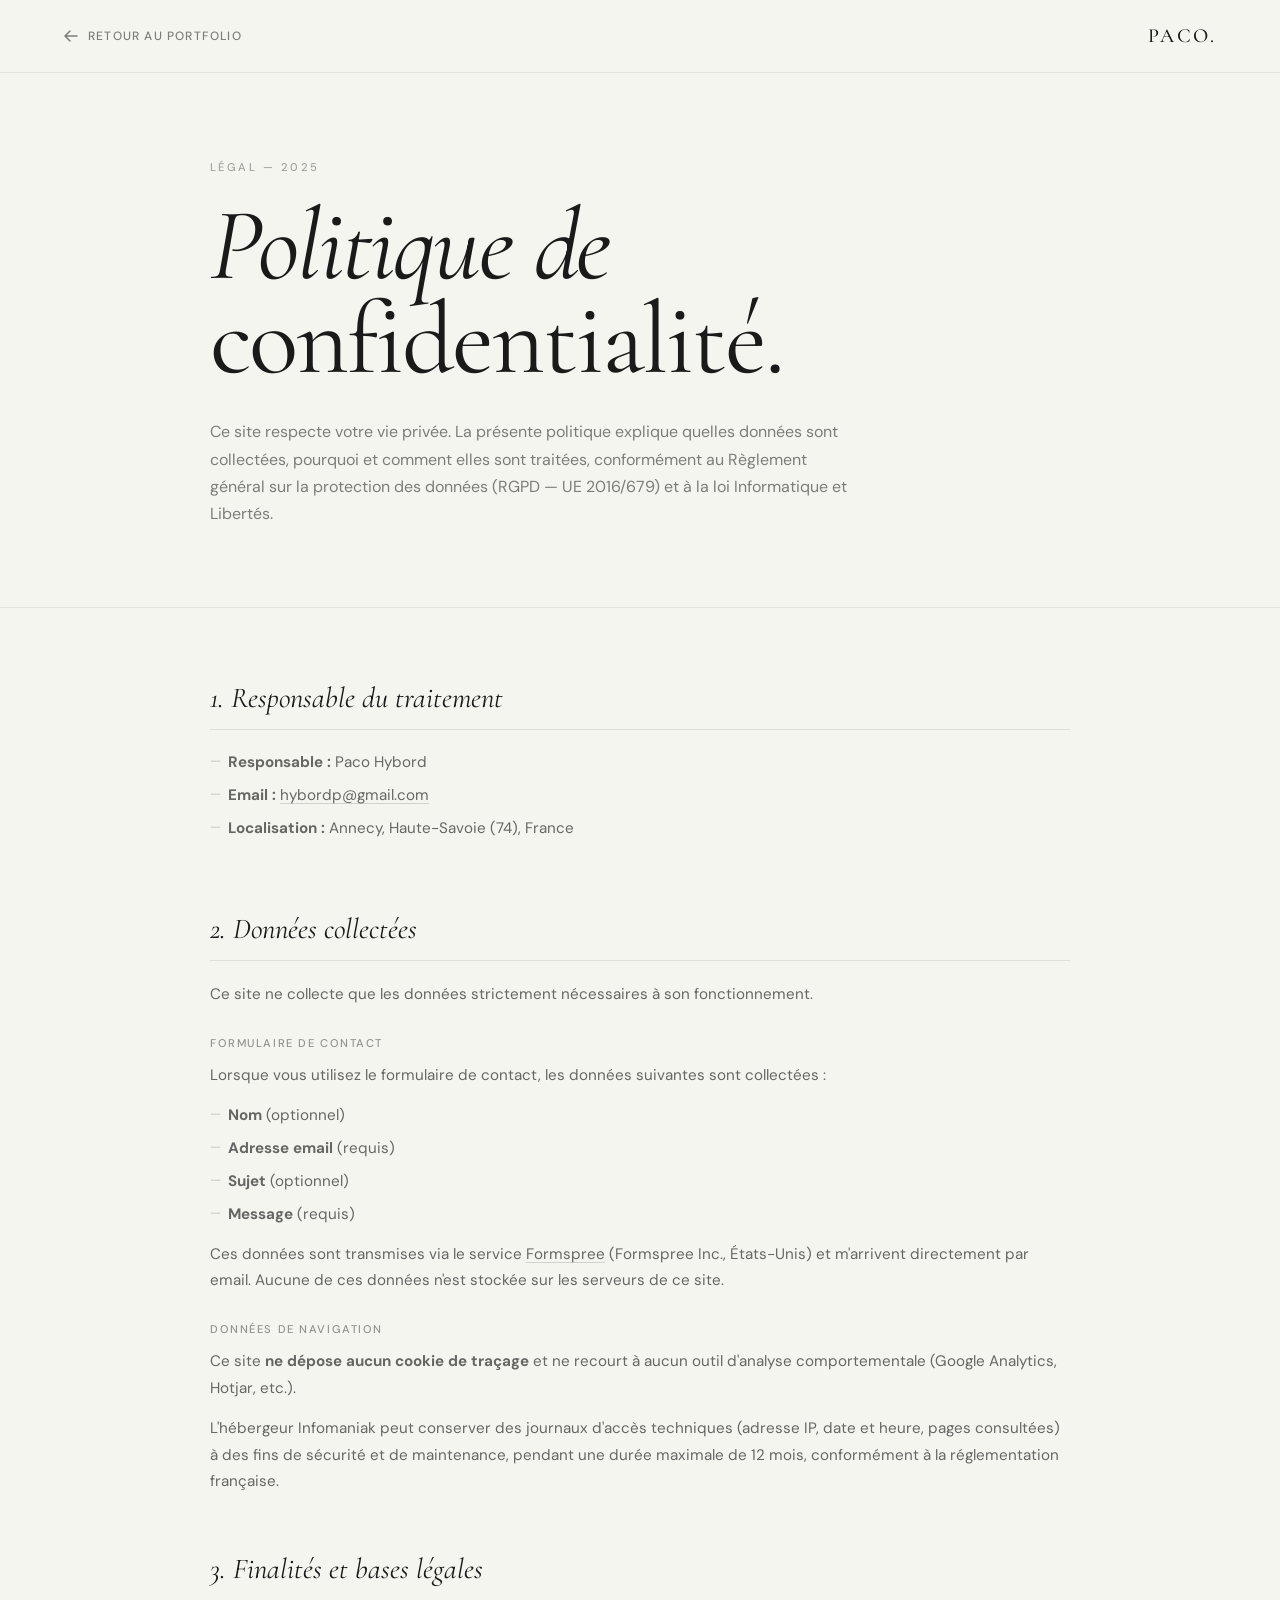
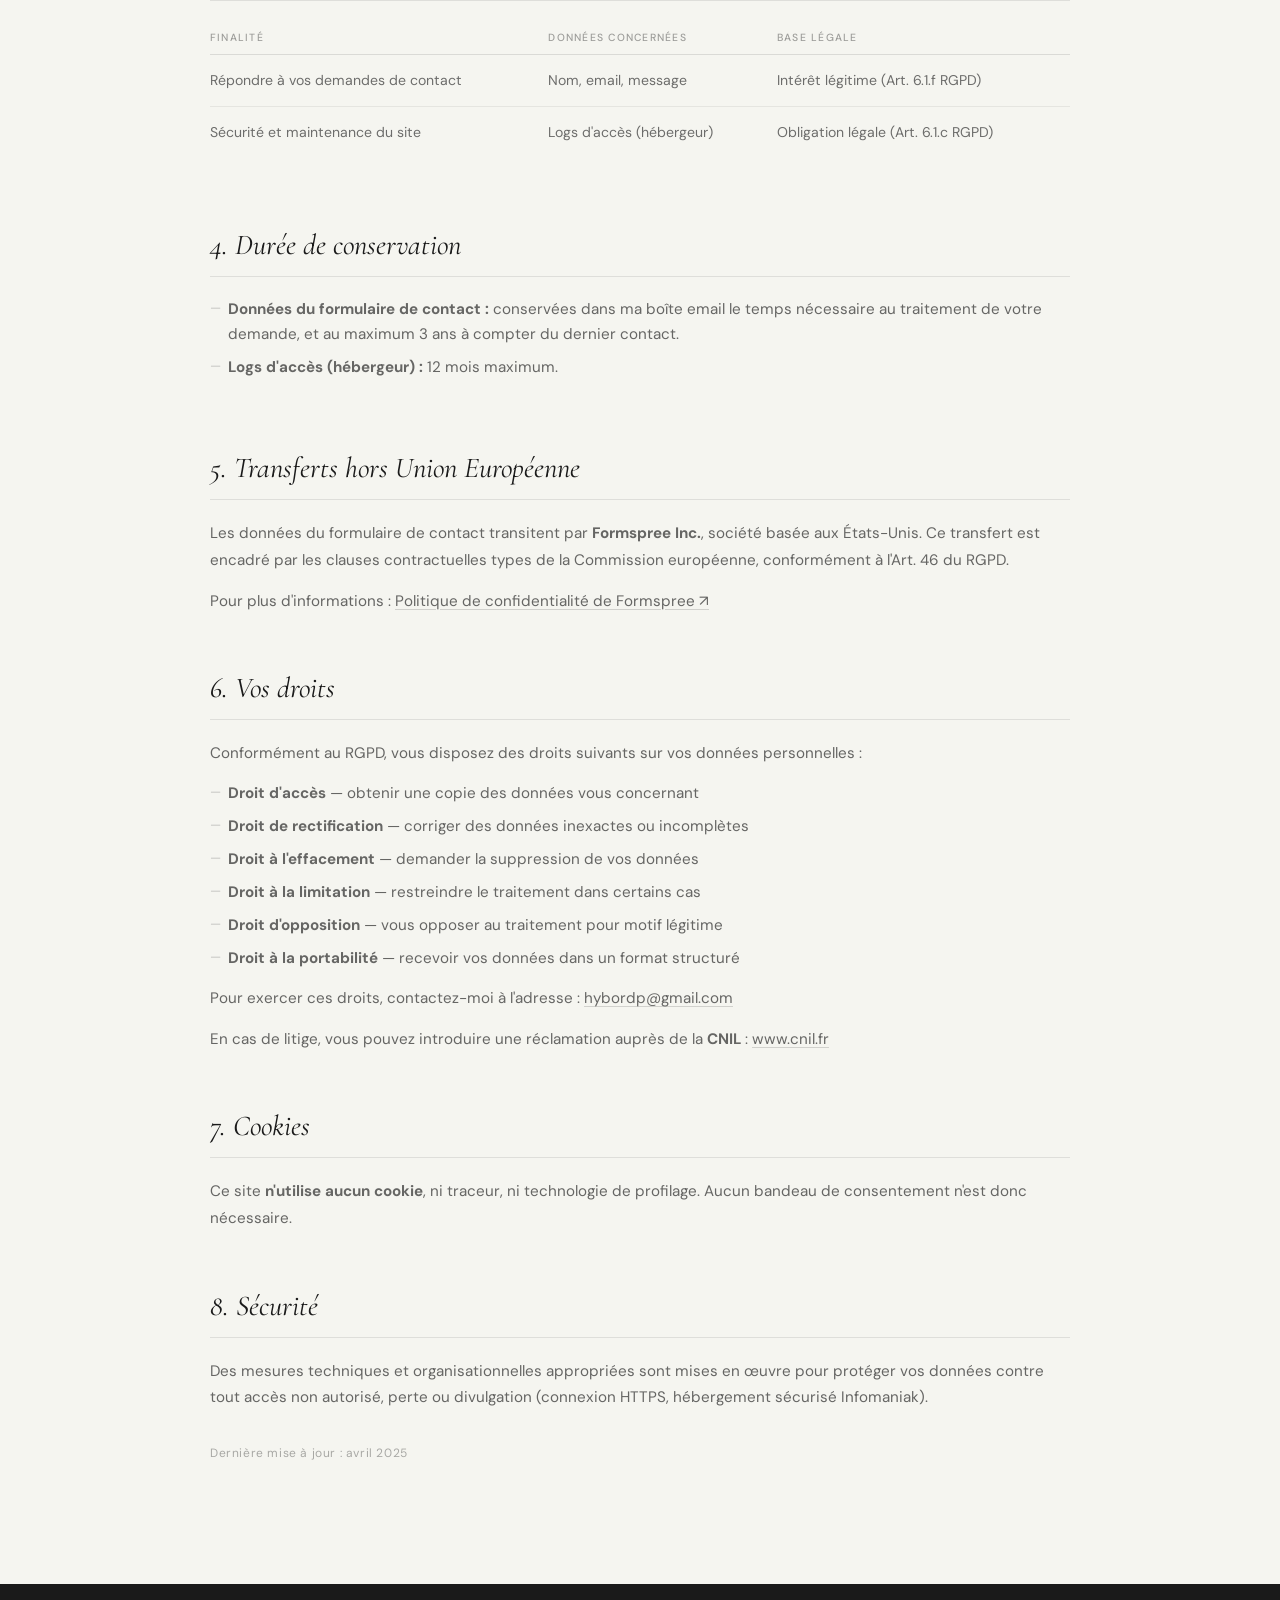
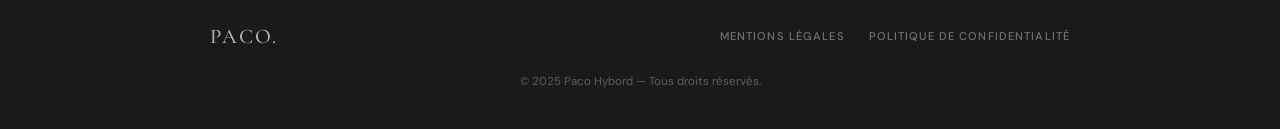
<file: legal/confidentialite.html>
<!DOCTYPE html>
<html lang="fr">
<head>
  <meta charset="UTF-8" />
  <meta name="viewport" content="width=device-width, initial-scale=1.0" />
  <title>Politique de confidentialité — Paco Hybord</title>
  <meta name="description" content="Politique de confidentialité et traitement des données personnelles du site portfolio de Paco Hybord." />
  <meta name="author" content="Paco Hybord" />
  <meta name="robots" content="noindex, follow" />
  <link rel="preconnect" href="https://fonts.googleapis.com" />
  <link rel="preconnect" href="https://fonts.gstatic.com" crossorigin />
  <link href="https://fonts.googleapis.com/css2?family=Cormorant+Garamond:ital,wght@0,300;0,400;0,500;1,300;1,400&family=DM+Sans:opsz,wght@9..40,300;9..40,400;9..40,500;9..40,700&display=swap" rel="stylesheet" />
  <link rel="stylesheet" href="../styles.css" />
  <link rel="stylesheet" href="../projects/project.css" />
  <link rel="stylesheet" href="legal.css" />
</head>
<body>

<nav class="proj-nav">
  <a href="../index.html" class="proj-nav-back">
    <svg width="14" height="14" viewBox="0 0 14 14" fill="none">
      <path d="M13 7 L1 7 M6 2 L1 7 L6 12" stroke="currentColor" stroke-width="1.5" stroke-linecap="round" stroke-linejoin="round"/>
    </svg>
    Retour au portfolio
  </a>
  <a href="../index.html" class="proj-nav-logo">Paco.</a>
</nav>

<!-- ─── HERO ─────────────────────────────────── -->
<section class="legal-hero">
  <div class="legal-hero-inner">
    <span class="proj-eyebrow">Légal — 2025</span>
    <h1><em>Politique de</em><br>confidentialité.</h1>
    <p class="legal-intro">Ce site respecte votre vie privée. La présente politique explique quelles données sont collectées, pourquoi et comment elles sont traitées, conformément au Règlement général sur la protection des données (RGPD — UE 2016/679) et à la loi Informatique et Libertés.</p>
  </div>
</section>

<!-- ─── CONTENU ───────────────────────────────── -->
<section class="legal-body">
  <div class="legal-content">

    <article class="legal-block">
      <h2>1. Responsable du traitement</h2>
      <ul>
        <li><strong>Responsable :</strong> Paco Hybord</li>
        <li><strong>Email :</strong> <a href="mailto:hybordp@gmail.com">hybordp@gmail.com</a></li>
        <li><strong>Localisation :</strong> Annecy, Haute-Savoie (74), France</li>
      </ul>
    </article>

    <article class="legal-block">
      <h2>2. Données collectées</h2>
      <p>Ce site ne collecte que les données strictement nécessaires à son fonctionnement.</p>

      <h3>Formulaire de contact</h3>
      <p>Lorsque vous utilisez le formulaire de contact, les données suivantes sont collectées :</p>
      <ul>
        <li><strong>Nom</strong> (optionnel)</li>
        <li><strong>Adresse email</strong> (requis)</li>
        <li><strong>Sujet</strong> (optionnel)</li>
        <li><strong>Message</strong> (requis)</li>
      </ul>
      <p>Ces données sont transmises via le service <a href="https://formspree.io" target="_blank" rel="noopener">Formspree</a> (Formspree Inc., États-Unis) et m'arrivent directement par email. Aucune de ces données n'est stockée sur les serveurs de ce site.</p>

      <h3>Données de navigation</h3>
      <p>Ce site <strong>ne dépose aucun cookie de traçage</strong> et ne recourt à aucun outil d'analyse comportementale (Google Analytics, Hotjar, etc.).</p>
      <p>L'hébergeur Infomaniak peut conserver des journaux d'accès techniques (adresse IP, date et heure, pages consultées) à des fins de sécurité et de maintenance, pendant une durée maximale de 12 mois, conformément à la réglementation française.</p>
    </article>

    <article class="legal-block">
      <h2>3. Finalités et bases légales</h2>
      <table class="legal-table">
        <thead>
          <tr>
            <th>Finalité</th>
            <th>Données concernées</th>
            <th>Base légale</th>
          </tr>
        </thead>
        <tbody>
          <tr>
            <td>Répondre à vos demandes de contact</td>
            <td>Nom, email, message</td>
            <td>Intérêt légitime (Art. 6.1.f RGPD)</td>
          </tr>
          <tr>
            <td>Sécurité et maintenance du site</td>
            <td>Logs d'accès (hébergeur)</td>
            <td>Obligation légale (Art. 6.1.c RGPD)</td>
          </tr>
        </tbody>
      </table>
    </article>

    <article class="legal-block">
      <h2>4. Durée de conservation</h2>
      <ul>
        <li><strong>Données du formulaire de contact :</strong> conservées dans ma boîte email le temps nécessaire au traitement de votre demande, et au maximum 3 ans à compter du dernier contact.</li>
        <li><strong>Logs d'accès (hébergeur) :</strong> 12 mois maximum.</li>
      </ul>
    </article>

    <article class="legal-block">
      <h2>5. Transferts hors Union Européenne</h2>
      <p>Les données du formulaire de contact transitent par <strong>Formspree Inc.</strong>, société basée aux États-Unis. Ce transfert est encadré par les clauses contractuelles types de la Commission européenne, conformément à l'Art. 46 du RGPD.</p>
      <p>Pour plus d'informations : <a href="https://formspree.io/legal/privacy-policy" target="_blank" rel="noopener">Politique de confidentialité de Formspree ↗</a></p>
    </article>

    <article class="legal-block">
      <h2>6. Vos droits</h2>
      <p>Conformément au RGPD, vous disposez des droits suivants sur vos données personnelles :</p>
      <ul>
        <li><strong>Droit d'accès</strong> — obtenir une copie des données vous concernant</li>
        <li><strong>Droit de rectification</strong> — corriger des données inexactes ou incomplètes</li>
        <li><strong>Droit à l'effacement</strong> — demander la suppression de vos données</li>
        <li><strong>Droit à la limitation</strong> — restreindre le traitement dans certains cas</li>
        <li><strong>Droit d'opposition</strong> — vous opposer au traitement pour motif légitime</li>
        <li><strong>Droit à la portabilité</strong> — recevoir vos données dans un format structuré</li>
      </ul>
      <p>Pour exercer ces droits, contactez-moi à l'adresse : <a href="mailto:hybordp@gmail.com">hybordp@gmail.com</a></p>
      <p>En cas de litige, vous pouvez introduire une réclamation auprès de la <strong>CNIL</strong> : <a href="https://www.cnil.fr" target="_blank" rel="noopener">www.cnil.fr</a></p>
    </article>

    <article class="legal-block">
      <h2>7. Cookies</h2>
      <p>Ce site <strong>n'utilise aucun cookie</strong>, ni traceur, ni technologie de profilage. Aucun bandeau de consentement n'est donc nécessaire.</p>
    </article>

    <article class="legal-block">
      <h2>8. Sécurité</h2>
      <p>Des mesures techniques et organisationnelles appropriées sont mises en œuvre pour protéger vos données contre tout accès non autorisé, perte ou divulgation (connexion HTTPS, hébergement sécurisé Infomaniak).</p>
      <p class="legal-update">Dernière mise à jour : avril 2025</p>
    </article>

  </div>
</section>

<!-- ─── FOOTER ────────────────────────────────── -->
<footer class="legal-footer">
  <div class="legal-footer-inner">
    <a href="../index.html" class="legal-footer-logo">Paco.</a>
    <div class="legal-footer-links">
      <a href="mentions-legales.html">Mentions légales</a>
      <a href="confidentialite.html">Politique de confidentialité</a>
    </div>
    <p class="legal-footer-copy">© 2025 Paco Hybord — Tous droits réservés.</p>
  </div>
</footer>

</body>
</html>
</file>
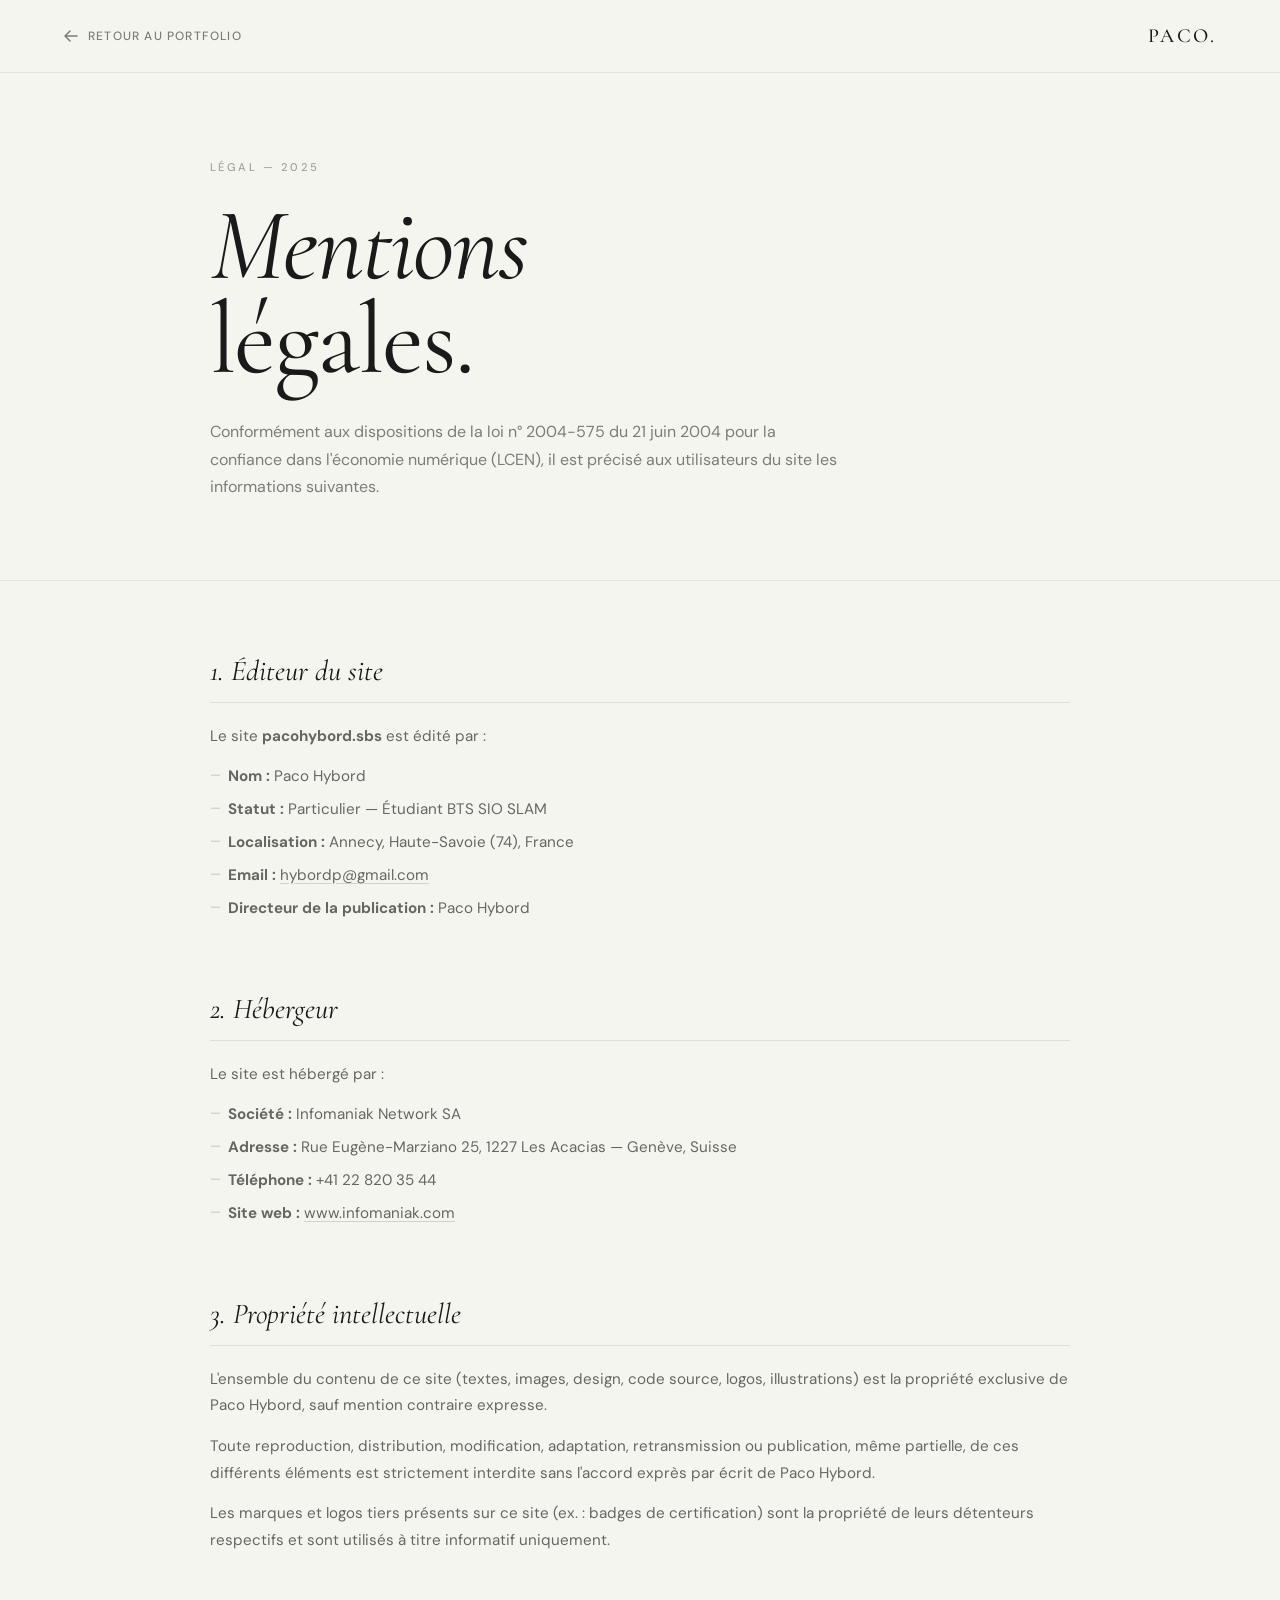
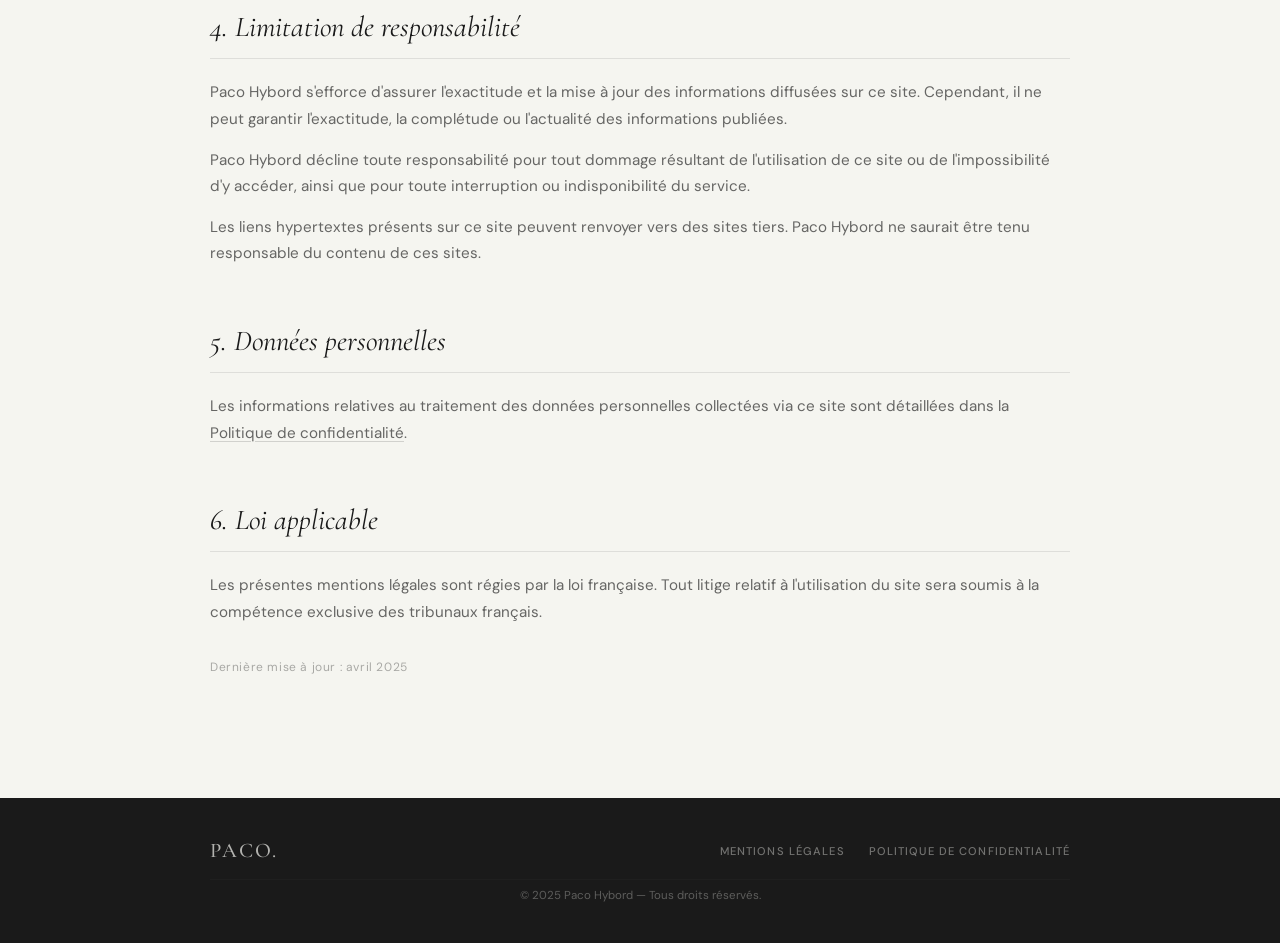
<file: legal/mentions-legales.html>
<!DOCTYPE html>
<html lang="fr">
<head>
  <meta charset="UTF-8" />
  <meta name="viewport" content="width=device-width, initial-scale=1.0" />
  <title>Mentions légales — Paco Hybord</title>
  <meta name="description" content="Mentions légales du site portfolio de Paco Hybord, développeur web BTS SIO SLAM." />
  <meta name="author" content="Paco Hybord" />
  <meta name="robots" content="noindex, follow" />
  <link rel="preconnect" href="https://fonts.googleapis.com" />
  <link rel="preconnect" href="https://fonts.gstatic.com" crossorigin />
  <link href="https://fonts.googleapis.com/css2?family=Cormorant+Garamond:ital,wght@0,300;0,400;0,500;1,300;1,400&family=DM+Sans:opsz,wght@9..40,300;9..40,400;9..40,500;9..40,700&display=swap" rel="stylesheet" />
  <link rel="stylesheet" href="../styles.css" />
  <link rel="stylesheet" href="../projects/project.css" />
  <link rel="stylesheet" href="legal.css" />
</head>
<body>

<nav class="proj-nav">
  <a href="../index.html" class="proj-nav-back">
    <svg width="14" height="14" viewBox="0 0 14 14" fill="none">
      <path d="M13 7 L1 7 M6 2 L1 7 L6 12" stroke="currentColor" stroke-width="1.5" stroke-linecap="round" stroke-linejoin="round"/>
    </svg>
    Retour au portfolio
  </a>
  <a href="../index.html" class="proj-nav-logo">Paco.</a>
</nav>

<!-- ─── HERO ─────────────────────────────────── -->
<section class="legal-hero">
  <div class="legal-hero-inner">
    <span class="proj-eyebrow">Légal — 2025</span>
    <h1><em>Mentions</em><br>légales.</h1>
    <p class="legal-intro">Conformément aux dispositions de la loi n° 2004-575 du 21 juin 2004 pour la confiance dans l'économie numérique (LCEN), il est précisé aux utilisateurs du site les informations suivantes.</p>
  </div>
</section>

<!-- ─── CONTENU ───────────────────────────────── -->
<section class="legal-body">
  <div class="legal-content">

    <article class="legal-block">
      <h2>1. Éditeur du site</h2>
      <p>Le site <strong>pacohybord.sbs</strong> est édité par :</p>
      <ul>
        <li><strong>Nom :</strong> Paco Hybord</li>
        <li><strong>Statut :</strong> Particulier — Étudiant BTS SIO SLAM</li>
        <li><strong>Localisation :</strong> Annecy, Haute-Savoie (74), France</li>
        <li><strong>Email :</strong> <a href="mailto:hybordp@gmail.com">hybordp@gmail.com</a></li>
        <li><strong>Directeur de la publication :</strong> Paco Hybord</li>
      </ul>
    </article>

    <article class="legal-block">
      <h2>2. Hébergeur</h2>
      <p>Le site est hébergé par :</p>
      <ul>
        <li><strong>Société :</strong> Infomaniak Network SA</li>
        <li><strong>Adresse :</strong> Rue Eugène-Marziano 25, 1227 Les Acacias — Genève, Suisse</li>
        <li><strong>Téléphone :</strong> +41 22 820 35 44</li>
        <li><strong>Site web :</strong> <a href="https://www.infomaniak.com" target="_blank" rel="noopener">www.infomaniak.com</a></li>
      </ul>
    </article>

    <article class="legal-block">
      <h2>3. Propriété intellectuelle</h2>
      <p>L'ensemble du contenu de ce site (textes, images, design, code source, logos, illustrations) est la propriété exclusive de Paco Hybord, sauf mention contraire expresse.</p>
      <p>Toute reproduction, distribution, modification, adaptation, retransmission ou publication, même partielle, de ces différents éléments est strictement interdite sans l'accord exprès par écrit de Paco Hybord.</p>
      <p>Les marques et logos tiers présents sur ce site (ex. : badges de certification) sont la propriété de leurs détenteurs respectifs et sont utilisés à titre informatif uniquement.</p>
    </article>

    <article class="legal-block">
      <h2>4. Limitation de responsabilité</h2>
      <p>Paco Hybord s'efforce d'assurer l'exactitude et la mise à jour des informations diffusées sur ce site. Cependant, il ne peut garantir l'exactitude, la complétude ou l'actualité des informations publiées.</p>
      <p>Paco Hybord décline toute responsabilité pour tout dommage résultant de l'utilisation de ce site ou de l'impossibilité d'y accéder, ainsi que pour toute interruption ou indisponibilité du service.</p>
      <p>Les liens hypertextes présents sur ce site peuvent renvoyer vers des sites tiers. Paco Hybord ne saurait être tenu responsable du contenu de ces sites.</p>
    </article>

    <article class="legal-block">
      <h2>5. Données personnelles</h2>
      <p>Les informations relatives au traitement des données personnelles collectées via ce site sont détaillées dans la <a href="confidentialite.html">Politique de confidentialité</a>.</p>
    </article>

    <article class="legal-block">
      <h2>6. Loi applicable</h2>
      <p>Les présentes mentions légales sont régies par la loi française. Tout litige relatif à l'utilisation du site sera soumis à la compétence exclusive des tribunaux français.</p>
      <p class="legal-update">Dernière mise à jour : avril 2025</p>
    </article>

  </div>
</section>

<!-- ─── FOOTER ────────────────────────────────── -->
<footer class="legal-footer">
  <div class="legal-footer-inner">
    <a href="../index.html" class="legal-footer-logo">Paco.</a>
    <div class="legal-footer-links">
      <a href="mentions-legales.html">Mentions légales</a>
      <a href="confidentialite.html">Politique de confidentialité</a>
    </div>
    <p class="legal-footer-copy">© 2025 Paco Hybord — Tous droits réservés.</p>
  </div>
</footer>

</body>
</html>
</file>
<file: styles.css>
/* ─── Reset ─────────────────────────────── */
*, *::before, *::after { margin: 0; padding: 0; box-sizing: border-box; }

:root {
  --black:       #1a1a1a;
  --black-mid:   #2a2a2a;
  --black-soft:  #333333;
  --white:       #f5f5f0;
  --white-pure:  #ffffff;

  /* ── Échelle d'espacements ── */
  --space-xs:  4px;
  --space-sm:  8px;
  --space-md:  16px;
  --space-lg:  24px;
  --space-xl:  32px;
  --space-2xl: 48px;
  --space-3xl: 64px;

  /* ── Échelle typographique ── */
  --font-xs:  .65rem;
  --font-sm:  .72rem;
  --font-md:  .88rem;
  --font-lg:  1.25rem;
  --font-xl:  2.2rem;
  --font-2xl: clamp(2.8rem, 5vw, 5.5rem);
}

html { scroll-behavior: smooth; }

body {
  font-family: 'DM Sans', sans-serif;
  background: var(--white);
  color: var(--black);
  overflow-x: hidden;
}

/* ─── Skip link (accessibilité clavier) ─── */
.skip-link {
  position: absolute;
  top: -48px;
  left: 0;
  background: var(--black);
  color: var(--white);
  padding: 10px 20px;
  font-size: .78rem;
  font-weight: 500;
  letter-spacing: .06em;
  text-decoration: none;
  z-index: 9999;
  transition: top .2s;
}
.skip-link:focus { top: 0; }

/* ─── Scroll Reveal ──────────────────────── */
.r {
  opacity: 0;
  transform: translateY(36px);
  transition: opacity .85s cubic-bezier(.22,.68,0,1.2), transform .85s cubic-bezier(.22,.68,0,1.2);
}
.r.on { opacity: 1; transform: none; }
.d1 { transition-delay: .08s; }
.d2 { transition-delay: .18s; }
.d3 { transition-delay: .28s; }
.d4 { transition-delay: .38s; }

/* ─── Typography helpers ─────────────────── */
.serif { font-family: 'Cormorant Garamond', serif; }

/* ─── Buttons ────────────────────────────── */
.btn {
  display: inline-flex;
  align-items: center;
  gap: 10px;
  padding: 15px 32px;
  font-size: .75rem;
  font-weight: 500;
  letter-spacing: .1em;
  text-transform: uppercase;
  text-decoration: none;
  border: 1.5px solid var(--black);
  color: var(--white);
  background: var(--black);
  position: relative;
  overflow: hidden;
  transition: color .4s cubic-bezier(.4,0,.2,1);
}
.btn::after {
  content: '';
  position: absolute;
  bottom: 0; left: 0;
  width: 100%; height: 0;
  background: var(--white);
  transition: height .4s cubic-bezier(.4,0,.2,1);
  z-index: 0;
}
.btn span, .btn svg { position: relative; z-index: 1; }
.btn:hover { color: var(--black); }
.btn:hover::after { height: 100%; }

.btn-ghost {
  color: var(--white);
  background: transparent;
  border-color: rgba(245,245,240,.35);
}
.btn-ghost::after { background: var(--white); }
.btn-ghost:hover { color: var(--black); }

/* ─── Focus visible (accessibilité clavier) ─ */
.btn:focus-visible,
.nav-cta:focus-visible {
  outline: 2px solid var(--black);
  outline-offset: 4px;
}
#nav.dark-nav .btn:focus-visible,
#nav.dark-nav .nav-cta:focus-visible {
  outline-color: var(--white);
}
.btn-outline-dark:focus-visible {
  outline: 2px solid var(--black);
  outline-offset: 4px;
}
.proj-link:focus-visible {
  outline: 2px solid var(--black);
  outline-offset: 4px;
}

/* ─── Navigation ─────────────────────────── */
#nav {
  position: fixed;
  inset: 0 0 auto 0;
  z-index: 1000;
  padding: 28px 64px;
  display: flex;
  align-items: center;
  justify-content: space-between;
  transition: padding .45s ease, background .45s ease, border-color .45s ease;
  border-bottom: 1px solid transparent;
}
#nav.compact {
  padding: 16px 64px;
  background: rgba(245,245,240,.92);
  backdrop-filter: blur(12px);
  border-color: rgba(26,26,26,.08);
}
#nav.dark-nav {
  background: rgba(26,26,26,.92);
  backdrop-filter: blur(12px);
  border-color: rgba(255,255,255,.06);
}

.nav-logo {
  font-family: 'Cormorant Garamond', serif;
  font-size: 1.25rem;
  font-weight: 500;
  letter-spacing: .12em;
  text-transform: uppercase;
  color: var(--black);
  text-decoration: none;
  transition: color .3s;
}
#nav.dark-nav .nav-logo { color: var(--white); }

.nav-links {
  position: absolute;
  left: 50%;
  transform: translateX(-50%);
  display: flex;
  gap: 48px;
  list-style: none;
}
.nav-links a {
  font-size: .78rem;
  letter-spacing: .08em;
  text-transform: uppercase;
  color: var(--black);
  text-decoration: none;
  opacity: .55;
  transition: opacity .3s, color .3s, background-size .3s ease;
  background: linear-gradient(to right, var(--black) 0%, var(--black) 0%) 0 100% / 0 1.5px no-repeat;
}
.nav-links a:hover {
  opacity: 1;
  background-size: 100% 1.5px;
}
#nav.dark-nav .nav-links a {
  color: var(--white);
  background-image: linear-gradient(to right, var(--white) 0%, var(--white) 0%);
}

.nav-cta {
  font-size: .75rem;
  font-weight: 500;
  letter-spacing: .1em;
  text-transform: uppercase;
  text-decoration: none;
  padding: 11px 26px;
  border: 1.5px solid var(--black);
  color: var(--white);
  background: var(--black);
  position: relative;
  overflow: hidden;
  transition: color .35s;
}
.nav-cta::after {
  content: '';
  position: absolute;
  bottom: 0; left: 0;
  width: 100%; height: 0;
  background: var(--white);
  transition: height .35s cubic-bezier(.4,0,.2,1);
  z-index: 0;
}
.nav-cta span { position: relative; z-index: 1; }
.nav-cta:hover { color: var(--black); }
.nav-cta:hover::after { height: 100%; }
#nav.dark-nav .nav-cta {
  border-color: var(--white);
  background: transparent;
  color: var(--white);
}
#nav.dark-nav .nav-cta::after { background: var(--white); }
#nav.dark-nav .nav-cta:hover { color: var(--black); }

/* ─── HERO ───────────────────────────────── */
.hero {
  min-height: 100vh;
  background: var(--white);
  display: flex;
  flex-direction: column;
  align-items: center;
  justify-content: center;
  text-align: center;
  padding: 100px 64px 80px;
  position: relative;
  overflow: hidden;
}

.hero-canvas {
  position: absolute;
  inset: 0;
  width: 100%;
  height: 100%;
  pointer-events: none;
  z-index: 0;
}

.hero > *:not(.hero-canvas) {
  position: relative;
  z-index: 1;
}

.hero-mark {
  width: 88px;
  height: 88px;
  margin-bottom: 52px;
  animation: float 7s ease-in-out infinite;
}
@keyframes float {
  0%,100% { transform: translateY(0) rotate(0deg); }
  50%      { transform: translateY(-14px) rotate(6deg); }
}

.hero h1 {
  font-family: 'Cormorant Garamond', serif;
  font-size: clamp(4rem, 9vw, 8.5rem);
  font-weight: 400;
  line-height: 1.1;
  letter-spacing: -.025em;
  color: var(--black);
  max-width: 1100px;
  margin-bottom: 28px;
}
.hero h1 em { font-style: italic; }

/* Mot rotatif */
.hero-word-clip {
  display: inline-block;
  overflow: hidden;
  vertical-align: bottom;
  padding-bottom: .12em;
}
.hero-word { display: inline-block; }
.hero-word.w-out {
  animation: wOut .32s ease-in forwards;
}
.hero-word.w-in {
  animation: wIn .52s cubic-bezier(.22,.68,0,1.2) forwards;
}
@keyframes wOut {
  from { transform: translateY(0);      opacity: 1; }
  to   { transform: translateY(-110%);  opacity: 0; }
}
@keyframes wIn {
  from { transform: translateY(110%);   opacity: 0; }
  to   { transform: translateY(0);      opacity: 1; }
}

.hero-sub {
  font-size: .95rem;
  font-weight: 300;
  line-height: 1.8;
  opacity: .55;
  max-width: 420px;
  margin-bottom: 36px;
}

.hero-badge {
  display: inline-flex;
  align-items: center;
  gap: 8px;
  background: rgba(34,197,94,.10);
  border: 1px solid rgba(34,197,94,.28);
  border-radius: 999px;
  padding: 5px 14px 5px 10px;
  font-size: .72rem;
  font-weight: 500;
  color: #16a34a;
  letter-spacing: .03em;
  margin-bottom: 28px;
  width: fit-content;
}

.hero-badge-dot {
  width: 7px;
  height: 7px;
  border-radius: 50%;
  background: #22c55e;
  flex-shrink: 0;
  animation: badge-pulse 2s ease-in-out infinite;
}

@keyframes badge-pulse {
  0%, 100% { opacity: 1; transform: scale(1); }
  50%       { opacity: .4; transform: scale(.7); }
}

.hero-actions {
  display: flex;
  gap: 16px;
  align-items: center;
}

.hero-link {
  font-size: .78rem;
  letter-spacing: .08em;
  text-transform: uppercase;
  color: var(--black);
  text-decoration: none;
  opacity: .45;
  border-bottom: 1px solid rgba(26,26,26,.25);
  padding-bottom: 2px;
  transition: opacity .3s;
}
.hero-link:hover { opacity: 1; }

.scroll-hint {
  position: absolute;
  bottom: 44px;
  left: 50%;
  transform: translateX(-50%);
  display: flex;
  flex-direction: column;
  align-items: center;
  gap: 10px;
  opacity: .3;
}
.scroll-hint p { font-size: .65rem; letter-spacing: .18em; text-transform: uppercase; }
.scroll-hint-line {
  width: 1px;
  height: 44px;
  background: var(--black);
  transform-origin: top;
  animation: lineGrow 2.2s ease-in-out infinite;
}
@keyframes lineGrow {
  0%   { transform: scaleY(0); opacity: 0; }
  40%  { transform: scaleY(1); opacity: 1; }
  100% { transform: scaleY(1); opacity: 0; }
}


/* ─── FEATURE / À PROPOS ─────────────────── */
.feature-wrap {
  background: var(--white);
  padding: 140px 64px;
}
.feature {
  display: grid;
  grid-template-columns: 380px 1fr;
  gap: 80px;
  align-items: center;
  max-width: 1280px;
  margin: 0 auto;
}

/* Colonne gauche : photo seule */
.about-photo {
  position: relative;
  width: 100%;
  aspect-ratio: 4 / 5;
  overflow: hidden;
  border-radius: 6px;
  background: #d4d4d0;
}
.about-photo img {
  width: 100%;
  height: 100%;
  object-fit: cover;
  object-position: center top;
  display: block;
}
.about-photo::after {
  content: '';
  position: absolute;
  inset: 0;
  border: 1px solid rgba(26,26,26,.1);
  border-radius: 6px;
  pointer-events: none;
}
.about-photo-placeholder {
  width: 100%;
  height: 100%;
  display: flex;
  flex-direction: column;
  align-items: center;
  justify-content: center;
  gap: 12px;
  color: var(--black);
  opacity: .2;
}
.about-photo-placeholder svg { width: 48px; height: 48px; }
.about-photo-placeholder span {
  font-size: .7rem;
  letter-spacing: .15em;
  text-transform: uppercase;
}

/* Colonne droite : tout le contenu textuel */
.feature-content {
  display: flex;
  flex-direction: column;
  gap: 0;
}
.feature-eyebrow {
  font-size: .72rem;
  font-weight: 500;
  letter-spacing: .22em;
  text-transform: uppercase;
  opacity: .5;
  margin-bottom: 20px;
  display: block;
}
.feature h2 {
  font-family: 'Cormorant Garamond', serif;
  font-size: clamp(2.6rem, 4.5vw, 4.8rem);
  font-weight: 400;
  line-height: .98;
  letter-spacing: -.02em;
  margin-bottom: 28px;
}
.feature h2 em { font-style: italic; }
.feature-body {
  font-size: .95rem;
  line-height: 1.85;
  opacity: .58;
  margin-bottom: 40px;
}

/* Boutons en ligne */
.about-actions {
  display: flex;
  flex-wrap: wrap;
  gap: 12px;
}
.btn-outline-dark {
  display: inline-flex;
  align-items: center;
  gap: 9px;
  padding: 13px 24px;
  font-size: .73rem;
  font-weight: 500;
  letter-spacing: .09em;
  text-transform: uppercase;
  text-decoration: none;
  border: 1.5px solid rgba(26,26,26,.22);
  color: var(--black);
  background: transparent;
  position: relative;
  overflow: hidden;
  transition: color .35s, border-color .35s;
}
.btn-outline-dark::after {
  content: '';
  position: absolute;
  bottom: 0; left: 0;
  width: 100%; height: 0;
  background: var(--black);
  transition: height .35s cubic-bezier(.4,0,.2,1);
  z-index: 0;
}
.btn-outline-dark span { position: relative; z-index: 1; }
.btn-outline-dark svg  { position: relative; z-index: 1; flex-shrink: 0; }
.btn-outline-dark:hover { color: var(--white); border-color: var(--black); }
.btn-outline-dark:hover::after { height: 100%; }

/* ─── SERVICES ───────────────────────────── */
.services {
  background: var(--black);
  padding: 140px 64px;
}
.services-head {
  display: flex;
  justify-content: space-between;
  align-items: flex-end;
  max-width: 1280px;
  margin: 0 auto 72px;
  gap: 40px;
}
.services-head h2 {
  font-family: 'Cormorant Garamond', serif;
  font-size: clamp(3.2rem, 6.5vw, 7rem);
  font-weight: 400;
  line-height: .92;
  letter-spacing: -.025em;
  color: var(--white);
}
.services-head h2 em { font-style: italic; }
.services-head p {
  font-size: .88rem;
  color: var(--white);
  opacity: .42;
  max-width: 240px;
  line-height: 1.75;
  text-align: right;
}
.services-grid {
  display: grid;
  grid-template-columns: repeat(3, 1fr);
  gap: 20px;
  max-width: 1280px;
  margin: 0 auto;
}
.svc-card {
  background: var(--black-mid);
  border-radius: 20px;
  padding: 52px 48px;
  transition: background .3s, transform .3s;
}
.svc-card:hover { background: var(--black-soft); transform: scale(1.015); }
.svc-icon { width: 52px; height: 52px; margin-bottom: 28px; }
.svc-num {
  font-size: .68rem;
  font-weight: 500;
  letter-spacing: .22em;
  color: var(--white);
  opacity: .22;
  margin-bottom: 14px;
  display: block;
}
.svc-name {
  font-family: 'Cormorant Garamond', serif;
  font-size: 2.2rem;
  font-weight: 400;
  color: var(--white);
  margin-bottom: 14px;
  line-height: 1.1;
}
.svc-desc { font-size: .88rem; color: var(--white); opacity: .45; line-height: 1.7; }

.svc-pills {
  display: flex;
  flex-wrap: wrap;
  gap: 8px;
  margin-top: 4px;
}
.svc-pill {
  font-size: .72rem;
  font-weight: 400;
  letter-spacing: .04em;
  color: var(--white);
  border: 1px solid rgba(245,245,240,.18);
  padding: 8px 14px;
  border-radius: 100px;
  opacity: .7;
  transition: opacity .25s, border-color .25s;
}
.svc-card:hover .svc-pill {
  opacity: 1;
  border-color: rgba(245,245,240,.4);
}

/* ─── PROCESS ────────────────────────────── */
.process {
  background: var(--black-mid);
  padding: 140px 64px;
}
.process-head {
  text-align: center;
  max-width: 1280px;
  margin: 0 auto 80px;
}
.process-eyebrow {
  font-size: .7rem;
  letter-spacing: .22em;
  text-transform: uppercase;
  color: var(--white);
  opacity: .5;
  margin-bottom: 24px;
  display: block;
}
.process-head h2 {
  font-family: 'Cormorant Garamond', serif;
  font-size: clamp(2.6rem, 5vw, 5rem);
  font-weight: 400;
  line-height: 1;
  letter-spacing: -.02em;
  color: var(--white);
}
.process-head h2 em { font-style: italic; }
.process-grid {
  display: grid;
  grid-template-columns: repeat(3, 1fr);
  gap: 24px;
  max-width: 1280px;
  margin: 0 auto;
}
.proc-card {
  border: 1px solid rgba(255,255,255,.13);
  border-radius: 20px;
  padding: 56px 48px;
  background: rgba(255,255,255,.04);
  transition: background .3s, transform .3s;
}
.proc-card:hover {
  border-color: rgba(255,255,255,.22);
  background: rgba(255,255,255,.07);
}
.proc-card--future {
  opacity: .5;
  border-style: dashed;
}
.proc-card--future:hover {
  opacity: .65;
}
.proc-num {
  font-family: 'Cormorant Garamond', serif;
  font-size: 3.8rem;
  color: var(--white);
  opacity: .28;
  line-height: 1.05;
  margin-bottom: 20px;
  letter-spacing: -.02em;
}
.proc-location {
  font-size: .68rem;
  font-weight: 500;
  letter-spacing: .18em;
  text-transform: uppercase;
  color: var(--white);
  opacity: .5;
  margin-bottom: 10px;
}
.proc-title {
  font-family: 'Cormorant Garamond', serif;
  font-size: 1.9rem;
  font-weight: 400;
  color: var(--white);
  margin-bottom: 12px;
  line-height: 1.1;
}
.proc-text { font-size: .88rem; color: var(--white); opacity: .58; line-height: 1.75; }

.process-arrow {
  max-width: 1280px;
  margin: 0 auto;
  padding: 40px 0 0;
  color: var(--white);
}
.process-arrow-inner {
  display: flex;
  align-items: center;
  gap: 16px;
  width: calc(66.667% - 8px);
}
.process-arrow-inner svg {
  flex: 1;
  height: 20px;
}
.process-arrow span {
  font-size: .65rem;
  font-weight: 500;
  letter-spacing: .2em;
  text-transform: uppercase;
  opacity: .4;
  white-space: nowrap;
}

/* ─── Certifications ─────────────────────── */
.cert-section {
  max-width: 1280px;
  margin: 0 auto;
  padding-top: 72px;
  display: flex;
  flex-direction: column;
  align-items: flex-start;
}
.cert-subtitle {
  font-family: 'Cormorant Garamond', serif;
  font-size: 2.4rem;
  font-weight: 400;
  font-style: italic;
  color: var(--white);
  line-height: 1;
  display: block;
  margin-bottom: 52px;
}
.cert-body {
  width: 100%;
  display: flex;
  flex-direction: column;
  align-items: center;
}
.cert-stack {
  position: relative;
  width: 136px;
  height: 136px;
  cursor: pointer;
  margin-bottom: 32px;
}

/* Zone de hover étendue — couvre toute la largeur déployée
   évite le "clignotement" quand la souris passe dans les espaces entre badges */
.cert-stack:hover::before {
  content: '';
  position: absolute;
  top: -10px;
  left: -456px;
  width: 1048px; /* de −456 à +592 (badge 7 right edge) */
  height: 156px; /* 136px + 10px tolerance haut/bas */
  z-index: 0;
}

.cert-badge {
  position: absolute;
  top: 0; left: 0;
  width: 136px; height: 136px;
  border-radius: 20px;
  overflow: hidden;
  box-shadow: 0 12px 36px rgba(0,0,0,.6);
  transition: transform .55s cubic-bezier(.34,1.56,.64,1);
}
.cert-badge img { width: 100%; height: 100%; object-fit: cover; display: block; }

/* Pile initiale — légères translations pour "voir" les badges derrière */
.cert-badge:nth-child(1) { z-index: 7; transform: translateX(0);    }
.cert-badge:nth-child(2) { z-index: 6; transform: translateX(9px);  }
.cert-badge:nth-child(3) { z-index: 5; transform: translateX(16px); }
.cert-badge:nth-child(4) { z-index: 4; transform: translateX(-7px); }
.cert-badge:nth-child(5) { z-index: 3; transform: translateX(-13px);}
.cert-badge:nth-child(6) { z-index: 2; transform: translateX(-20px);}
.cert-badge:nth-child(7) { z-index: 1; transform: translateX(-27px);}

/* Déploiement horizontal en ligne — step 152px (136px badge + 16px gap) */
.cert-stack:hover .cert-badge:nth-child(1) { transform: translateX(-456px); }
.cert-stack:hover .cert-badge:nth-child(2) { transform: translateX(-304px); }
.cert-stack:hover .cert-badge:nth-child(3) { transform: translateX(-152px); }
.cert-stack:hover .cert-badge:nth-child(4) { transform: translateX(0px);    }
.cert-stack:hover .cert-badge:nth-child(5) { transform: translateX(152px);  }
.cert-stack:hover .cert-badge:nth-child(6) { transform: translateX(304px);  }
.cert-stack:hover .cert-badge:nth-child(7) { transform: translateX(456px);  }

.cert-hint {
  font-size: .9rem;
  color: var(--white);
  opacity: .35;
  letter-spacing: .04em;
}

/* ─── WIP (En cours de saisie) ──────────── */
.wip-card {
  position: relative;
  pointer-events: none;
  cursor: default !important;
}
.wip-card > *:not(.wip-overlay) {
  filter: blur(4px);
  opacity: 0.35;
  user-select: none;
}
.wip-overlay {
  position: absolute;
  inset: 0;
  z-index: 20;
  display: flex;
  flex-direction: column;
  align-items: center;
  justify-content: center;
  gap: 10px;
  pointer-events: none;
}
.wip-overlay svg { opacity: 0.55; color: var(--black); }
.wip-overlay-text {
  font-size: .65rem;
  font-weight: 500;
  letter-spacing: .12em;
  text-transform: uppercase;
  color: var(--black);
  opacity: 0.5;
}

.wip-wrap {
  position: relative;
  display: inline-flex;
}
.wip-wrap > a {
  filter: blur(3px);
  opacity: 0.25;
  pointer-events: none;
}
.wip-label {
  position: absolute;
  inset: 0;
  display: flex;
  align-items: center;
  justify-content: center;
  gap: 6px;
  pointer-events: none;
}
.wip-label svg { opacity: 0.55; color: var(--black); flex-shrink: 0; }
.wip-label span {
  font-size: .62rem;
  font-weight: 500;
  letter-spacing: .09em;
  text-transform: uppercase;
  color: var(--black);
  opacity: 0.55;
  white-space: nowrap;
}

/* ─── PROJECTS ───────────────────────────── */
.projects {
  background: var(--white);
  padding: 140px 64px;
}
.projects-head {
  display: flex;
  justify-content: space-between;
  align-items: flex-end;
  max-width: 1280px;
  margin: 0 auto 72px;
}
.projects-head h2 {
  font-family: 'Cormorant Garamond', serif;
  font-size: clamp(2.8rem, 5.5vw, 5.5rem);
  font-weight: 400;
  line-height: .95;
  letter-spacing: -.02em;
}
.projects-head h2 em { font-style: italic; }
.projects-grid {
  display: grid;
  grid-template-columns: repeat(3, 1fr);
  gap: 28px;
  max-width: 1280px;
  margin: 0 auto;
}
.proj-card {
  transition: transform .3s;
}
.proj-card:hover { transform: scale(1.015); }
.proj-thumb {
  width: 100%;
  aspect-ratio: 5/4;
  border-radius: 14px;
  overflow: hidden;
  background: #ddddd8;
  margin-bottom: 20px;
}
.proj-thumb svg { width: 100%; height: 100%; display: block; }
.proj-tags { display: flex; flex-wrap: wrap; gap: 6px; margin-bottom: 10px; }
.tag {
  font-size: .65rem;
  font-weight: 500;
  letter-spacing: .1em;
  text-transform: uppercase;
  border: 1px solid rgba(26,26,26,.18);
  padding: 6px 12px;
  border-radius: 100px;
  color: var(--black);
  opacity: .5;
}
.proj-name {
  font-family: 'Cormorant Garamond', serif;
  font-size: 1.7rem;
  font-weight: 400;
  line-height: 1.15;
  color: var(--black);
  margin-bottom: 16px;
}
.proj-link {
  display: inline-flex;
  align-items: center;
  gap: 8px;
  font-size: .7rem;
  font-weight: 500;
  letter-spacing: .12em;
  text-transform: uppercase;
  color: var(--black);
  text-decoration: none;
  border: 1.5px solid var(--black);
  padding: 8px 18px;
  position: relative;
  overflow: hidden;
  background: linear-gradient(to top, var(--black) 50%, transparent 50%);
  background-size: 100% 200%;
  background-position: top;
  transition: background-position .35s cubic-bezier(.4,0,.2,1), color .35s;
}
.proj-link:hover {
  background-position: bottom;
  color: var(--white);
}

/* ─── Modal projet ───────────────────────── */
#proj-modal {
  position: fixed;
  inset: 0;
  z-index: 10000;
  pointer-events: none;
}
#proj-modal.open { pointer-events: all; }

#proj-modal-overlay {
  position: absolute;
  inset: 0;
  background: rgba(26,26,26,.6);
  backdrop-filter: blur(6px);
  opacity: 0;
  transition: opacity .45s ease;
}
#proj-modal.open #proj-modal-overlay { opacity: 1; }

#proj-modal-panel {
  position: absolute;
  top: 0; right: 0;
  width: min(600px, 100%);
  height: 100%;
  background: var(--white);
  display: flex;
  flex-direction: column;
  padding: 80px 64px;
  overflow-y: auto;
  transform: translateX(100%);
  transition: transform .5s cubic-bezier(.76,0,.24,1);
}
#proj-modal.open #proj-modal-panel { transform: translateX(0); }

#proj-modal-close {
  position: absolute;
  top: 32px; right: 36px;
  width: 44px; height: 44px;
  background: none;
  border: 1.5px solid rgba(26,26,26,.2);
  border-radius: 50%;
  display: flex;
  align-items: center;
  justify-content: center;
  cursor: pointer;
  color: var(--black);
  transition: background .25s, border-color .25s;
}
#proj-modal-close:hover { background: var(--black); color: var(--white); border-color: var(--black); }
#proj-modal-close svg { width: 16px; height: 16px; }

#proj-modal-content {
  display: flex;
  flex-direction: column;
  gap: 0;
  margin-top: 40px;
}
#modal-category {
  font-size: .68rem;
  font-weight: 500;
  letter-spacing: .2em;
  text-transform: uppercase;
  opacity: .35;
  margin-bottom: 16px;
  display: block;
}
#modal-icon {
  margin-bottom: 24px;
  width: 56px;
  height: 56px;
  background: var(--black);
  border-radius: 14px;
  display: flex;
  align-items: center;
  justify-content: center;
  font-size: 1.6rem;
  flex-shrink: 0;
  line-height: 1;
}
#modal-title {
  font-family: 'Cormorant Garamond', serif;
  font-size: clamp(3rem, 6vw, 5rem);
  font-weight: 400;
  line-height: .95;
  letter-spacing: -.025em;
  color: var(--black);
  margin-bottom: 28px;
}
#modal-tags {
  display: flex;
  flex-wrap: wrap;
  gap: 8px;
  margin-bottom: 36px;
}
#modal-tags .tag { opacity: .6; }
#modal-desc {
  font-size: .95rem;
  line-height: 1.85;
  color: var(--black);
  opacity: .6;
  margin-bottom: 48px;
}
#modal-link { align-self: flex-start; }


/* ─── Curseur projet ─────────────────────── */
#proj-cursor {
  position: fixed;
  width: 72px;
  height: 72px;
  border: 1.5px solid var(--black);
  border-radius: 50%;
  background: var(--white);
  color: var(--black);
  display: flex;
  align-items: center;
  justify-content: center;
  pointer-events: none;
  z-index: 9999;
  transform: translate(-50%, -50%) scale(0);
  transition: transform .3s cubic-bezier(.34,1.56,.64,1), opacity .3s ease;
  opacity: 0;
}
#proj-cursor.visible {
  transform: translate(-50%, -50%) scale(1);
  opacity: 1;
}
#proj-cursor svg {
  width: 20px;
  height: 20px;
}
.proj-card { cursor: none; }

.proj-row-label {
  grid-column: 1 / -1;
  display: flex;
  align-items: center;
  gap: 24px;
  padding-top: 20px;
}
.proj-row-label:first-child { padding-top: 0; }
.proj-row-label span {
  font-size: .68rem;
  font-weight: 500;
  letter-spacing: .2em;
  text-transform: uppercase;
  color: var(--black);
  opacity: .35;
  white-space: nowrap;
}
.proj-row-label::after {
  content: '';
  flex: 1;
  height: 1px;
  background: rgba(26,26,26,.1);
}

/* ─── CONTACT FORM ───────────────────────── */
.contact-section {
  background: var(--black);
  padding: 140px 64px;
}
.contact-inner {
  display: grid;
  grid-template-columns: 1fr 1.4fr;
  gap: 100px;
  align-items: start;
  max-width: 1280px;
  margin: 0 auto;
}
.contact-title {
  font-family: 'Cormorant Garamond', serif;
  font-size: clamp(3rem, 6vw, 6rem);
  font-weight: 400;
  line-height: .95;
  letter-spacing: -.025em;
  color: var(--white);
  margin-bottom: 28px;
}
.contact-title em { font-style: italic; }
.contact-sub {
  font-size: .92rem;
  color: var(--white);
  opacity: .45;
  line-height: 1.8;
}

/* Form */
.contact-form {
  display: flex;
  flex-direction: column;
  gap: 32px;
}
.form-row {
  display: grid;
  grid-template-columns: 1fr 1fr;
  gap: 24px;
}
.form-group {
  display: flex;
  flex-direction: column;
  gap: 10px;
}
.form-group label {
  font-size: .68rem;
  font-weight: 500;
  letter-spacing: .18em;
  text-transform: uppercase;
  color: var(--white);
  opacity: .4;
}
.form-group input,
.form-group textarea {
  background: transparent;
  border: none;
  border-bottom: 1px solid rgba(245,245,240,.18);
  color: var(--white);
  font-family: 'DM Sans', sans-serif;
  font-size: .95rem;
  font-weight: 300;
  padding: 12px 0;
  outline: none;
  resize: none;
  transition: border-color .3s;
  width: 100%;
}
.form-group input::placeholder,
.form-group textarea::placeholder {
  color: var(--white);
  opacity: .2;
}
.form-group input:focus,
.form-group textarea:focus {
  border-color: rgba(245,245,240,.7);
}
.contact-submit {
  align-self: flex-start;
  margin-top: 8px;
}

/* ─── FOOTER ─────────────────────────────── */
footer {
  background: var(--black);
  padding: 40px 80px 64px;
}
.footer-card {
  background: var(--white);
  border-radius: 20px;
  overflow: hidden;
  max-width: 1160px;
  margin: 0 auto;
}
.footer-card-inner {
  padding: 72px 56px 48px;
}
.footer-top {
  display: grid;
  grid-template-columns: repeat(2, 1fr);
  gap: 36px 64px;
  padding-bottom: 0;
}
.foot-col-label {
  font-size: .62rem;
  font-weight: 500;
  letter-spacing: .22em;
  text-transform: uppercase;
  color: var(--black-soft);
  margin-bottom: 20px;
  display: block;
}
.foot-links { list-style: none; display: flex; flex-direction: column; gap: 12px; }
.foot-links a {
  font-size: .88rem;
  color: var(--black);
  text-decoration: none;
  opacity: .55;
  transition: opacity .25s;
}
.foot-links a:hover { opacity: 1; }

.footer-bottom {
  padding: 20px 0 24px;
}
.footer-copy {
  font-size: .72rem;
  color: var(--black);
  opacity: .28;
  letter-spacing: .06em;
}

.footer-copy {
  text-align: center;
  font-size: .65rem;
  letter-spacing: .12em;
  text-transform: uppercase;
  color: var(--black);
  opacity: .35;
  padding: 16px 0 8px;
}
.footer-brand {
  font-family: 'Cormorant Garamond', serif;
  font-size: clamp(8rem, 16vw, 18rem);
  font-weight: 700;
  color: var(--black);
  opacity: 1;
  line-height: .82;
  letter-spacing: -.03em;
  white-space: nowrap;
  text-align: center;
  margin-top: 0;
  display: block;
  user-select: none;
  padding: 0;
  overflow: hidden;
  height: clamp(4.5rem, 9vw, 10.5rem);
}

/* ═══════════════════════════════════════════════
   RESPONSIVE
═══════════════════════════════════════════════ */

/* ── Hamburger (caché sur desktop) ─────── */
.nav-burger {
  display: none;
  flex-direction: column;
  justify-content: center;
  gap: 5px;
  background: none;
  border: none;
  cursor: pointer;
  padding: 6px;
  z-index: 1002;
}
.nav-burger span {
  display: block;
  width: 24px;
  height: 1.5px;
  background: var(--black);
  transition: transform .35s cubic-bezier(.4,0,.2,1), opacity .25s;
  transform-origin: center;
}
#nav.dark-nav .nav-burger span { background: var(--white); }
#nav.mobile-open { z-index: 1002; }
#nav.mobile-open .nav-logo { color: var(--white); }
#nav.mobile-open .nav-burger span { background: var(--white); }
#nav.mobile-open .nav-burger span:nth-child(1) { transform: translateY(6.5px) rotate(45deg); }
#nav.mobile-open .nav-burger span:nth-child(2) { opacity: 0; transform: scaleX(0); }
#nav.mobile-open .nav-burger span:nth-child(3) { transform: translateY(-6.5px) rotate(-45deg); }

/* ── Overlay menu mobile ────────────────── */
.nav-mobile {
  position: fixed;
  inset: 0;
  background: var(--black);
  z-index: 1001;
  display: flex;
  flex-direction: column;
  align-items: center;
  justify-content: center;
  gap: 52px;
  opacity: 0;
  pointer-events: none;
  transition: opacity .4s cubic-bezier(.4,0,.2,1);
}
.nav-mobile.open { opacity: 1; pointer-events: all; }
.nav-mobile-links {
  list-style: none;
  display: flex;
  flex-direction: column;
  align-items: center;
  gap: 28px;
}
.nav-mobile-links a {
  font-family: 'Cormorant Garamond', serif;
  font-size: clamp(2.8rem, 10vw, 4.8rem);
  font-style: italic;
  font-weight: 400;
  color: var(--white);
  text-decoration: none;
  opacity: .55;
  transition: opacity .3s;
  letter-spacing: -.01em;
  line-height: 1;
}
.nav-mobile-links a:hover { opacity: 1; }
.nav-mobile-cta {
  display: inline-flex;
  align-items: center;
  font-size: .75rem;
  font-weight: 500;
  letter-spacing: .1em;
  text-transform: uppercase;
  text-decoration: none;
  padding: 14px 32px;
  border: 1.5px solid rgba(245,245,240,.28);
  color: var(--white);
  opacity: .7;
  transition: opacity .3s, border-color .3s;
}
.nav-mobile-cta:hover { opacity: 1; border-color: var(--white); }

/* ── Tablette (≤ 1024px) ─────────────────── */
@media (max-width: 1024px) {
  #nav         { padding: 22px 40px; }
  #nav.compact { padding: 14px 40px; }

  .hero { padding: 140px 40px 100px; }

  .feature-wrap { padding: 100px 40px; }
  .feature      { grid-template-columns: 280px 1fr; gap: 52px; }

  .services      { padding: 100px 40px; }
  .services-grid { grid-template-columns: repeat(2, 1fr); }

  .process       { padding: 100px 40px; }
  .process-grid  { grid-template-columns: repeat(3, 1fr); }
  .process-arrow { padding: 36px 40px 0; }

  .projects      { padding: 100px 40px; }
  .projects-grid { grid-template-columns: repeat(2, 1fr); }
  .projects-head { gap: 24px; }

  .contact-section { padding: 100px 40px; }
  .contact-inner   { gap: 56px; }

  footer             { padding: 32px 40px 0; }
  .footer-card-inner { padding: 48px 40px 0; }
  .footer-top        { grid-template-columns: repeat(2, 1fr); gap: 28px; }

  /* Certifications tablette — badges légèrement réduits */
  .cert-stack  { width: 100px; height: 100px; }
  .cert-badge  { width: 100px; height: 100px; border-radius: 16px; }
  .cert-stack:hover::before { left: -336px; width: 772px; height: 120px; }
  .cert-stack:hover .cert-badge:nth-child(1) { transform: translateX(-336px); }
  .cert-stack:hover .cert-badge:nth-child(2) { transform: translateX(-224px); }
  .cert-stack:hover .cert-badge:nth-child(3) { transform: translateX(-112px); }
  .cert-stack:hover .cert-badge:nth-child(4) { transform: translateX(0px);    }
  .cert-stack:hover .cert-badge:nth-child(5) { transform: translateX(112px);  }
  .cert-stack:hover .cert-badge:nth-child(6) { transform: translateX(224px);  }
  .cert-stack:hover .cert-badge:nth-child(7) { transform: translateX(336px);  }
}

/* ── Mobile (≤ 768px) ───────────────────── */
@media (max-width: 768px) {

  /* — Nav — */
  #nav         { padding: 18px 24px; }
  #nav.compact { padding: 12px 24px; }
  .nav-links   { display: none; }
  .nav-cta     { display: none; }
  .nav-burger  { display: flex; }

  /* — Hero — */
  .hero { padding: 108px 24px 72px; }
  .hero-mark { width: 60px; height: 60px; margin-bottom: 32px; }
  .hero-actions { flex-direction: column; align-items: center; gap: 14px; }
  .scroll-hint  { display: none; }

  /* — À propos — */
  .feature-wrap { padding: 72px 24px; }
  .feature      { grid-template-columns: 1fr; gap: 36px; }
  .about-photo  { max-width: 260px; margin: 0 auto; }

  /* — Compétences — */
  .services      { padding: 72px 24px; }
  .services-head { flex-direction: column; align-items: flex-start; gap: 16px; }
  .services-head p { text-align: left; max-width: none; }
  .services-grid { grid-template-columns: 1fr; }
  .svc-card      { padding: 36px 28px; }
  .svc-card[style*="span 2"] { grid-column: span 1 !important; }

  /* — Certifications mobile : grille 2×3 statique — */
  .cert-section { padding-top: 48px; }
  .cert-body    { align-items: flex-start; }
  .cert-stack {
    position: static !important;
    width: 100% !important;
    height: auto !important;
    display: grid !important;
    grid-template-columns: repeat(3, 1fr) !important;
    grid-template-rows: repeat(3, auto) !important;
    gap: 12px !important;
    cursor: default !important;
    margin-bottom: 16px !important;
    pointer-events: none !important;
  }
  .cert-stack::before { display: none !important; }
  .cert-stack .cert-badge,
  .cert-stack:hover .cert-badge,
  .cert-stack:hover .cert-badge:nth-child(1),
  .cert-stack:hover .cert-badge:nth-child(2),
  .cert-stack:hover .cert-badge:nth-child(3),
  .cert-stack:hover .cert-badge:nth-child(4),
  .cert-stack:hover .cert-badge:nth-child(5),
  .cert-stack:hover .cert-badge:nth-child(6),
  .cert-stack:hover .cert-badge:nth-child(7) {
    position: static !important;
    top: auto !important;
    left: auto !important;
    width: 100% !important;
    height: auto !important;
    aspect-ratio: 1 !important;
    border-radius: 14px !important;
    transform: none !important;
    transition: none !important;
    box-shadow: 0 4px 16px rgba(0,0,0,.45) !important;
    z-index: auto !important;
  }
  .cert-hint { display: none; }

  /* — Parcours — */
  .process       { padding: 72px 24px; }
  .process-grid  { grid-template-columns: 1fr; }
  .proc-card     { padding: 40px 28px; }
  .process-arrow { display: none !important; }

  /* — Projets — */
  .projects      { padding: 72px 24px; }
  .projects-head { flex-direction: column; align-items: flex-start; gap: 16px; }
  .projects-grid { grid-template-columns: 1fr; }
  .proj-card     { cursor: pointer; }
  #proj-cursor   { display: none; }
  #proj-modal-panel { padding: 40px 20px; }
  #proj-modal-close { top: 20px; right: 20px; }

  /* — Contact — */
  .contact-section { padding: 72px 24px; }
  .contact-inner   { grid-template-columns: 1fr; gap: 40px; }
  .form-row        { grid-template-columns: 1fr; }

  /* — Footer — */
  footer             { padding: 20px 20px 20px; }
  .footer-card       { border-radius: 14px; }
  .footer-card-inner { padding: 40px 28px 0; }
  .footer-top        { grid-template-columns: 1fr 1fr; gap: 20px; }
  .footer-brand      { font-size: clamp(5rem, 22vw, 10rem); height: clamp(2.5rem, 11vw, 5rem); }
}

/* ── Très petit mobile (≤ 390px) ────────── */
@media (max-width: 390px) {
  .footer-top    { grid-template-columns: 1fr 1fr; }
  .footer-brand  { height: clamp(2rem, 12vw, 4rem); }
  .contact-inner { gap: 32px; }
}

/* ─── Accessibilité mouvement réduit ─────── */
@media (prefers-reduced-motion: reduce) {
  *, *::before, *::after {
    animation-duration: 0.01ms !important;
    animation-iteration-count: 1 !important;
    transition-duration: 0.01ms !important;
    scroll-behavior: auto !important;
  }
}
</file>
<file: projects/project.css>
/* ─── Page projet ────────────────────────────── */

/* Nav retour */
.proj-nav {
  position: fixed;
  inset: 0 0 auto 0;
  z-index: 100;
  padding: 24px 64px;
  display: flex;
  align-items: center;
  justify-content: space-between;
  background: rgba(245,245,240,.92);
  backdrop-filter: blur(12px);
  border-bottom: 1px solid rgba(26,26,26,.08);
}
.proj-nav-back {
  display: inline-flex;
  align-items: center;
  gap: 10px;
  font-size: .75rem;
  font-weight: 500;
  letter-spacing: .1em;
  text-transform: uppercase;
  color: var(--black);
  text-decoration: none;
  opacity: .55;
  transition: opacity .3s;
}
.proj-nav-back:hover { opacity: 1; }
.proj-nav-logo {
  font-family: 'Cormorant Garamond', serif;
  font-size: 1.25rem;
  font-weight: 500;
  letter-spacing: .12em;
  text-transform: uppercase;
  color: var(--black);
  text-decoration: none;
}

/* Hero */
.proj-hero {
  min-height: 70vh;
  background: var(--white);
  display: flex;
  flex-direction: column;
  justify-content: flex-end;
  padding: 160px 64px 80px;
  max-width: 100%;
}
.proj-hero-inner {
  max-width: 1280px;
  margin: 0 auto;
  width: 100%;
}
.proj-eyebrow {
  font-size: .7rem;
  font-weight: 500;
  letter-spacing: .22em;
  text-transform: uppercase;
  color: var(--black);
  opacity: .38;
  margin-bottom: 24px;
  display: block;
}
.proj-hero h1 {
  font-family: 'Cormorant Garamond', serif;
  font-size: clamp(5rem, 12vw, 13rem);
  font-weight: 400;
  line-height: .88;
  letter-spacing: -.03em;
  color: var(--black);
  margin-bottom: 40px;
}
.proj-hero h1 em { font-style: italic; }
.proj-hero-meta {
  display: flex;
  align-items: center;
  gap: 48px;
  padding-top: 40px;
  border-top: 1px solid rgba(26,26,26,.1);
}
.proj-hero-meta-item {
  display: flex;
  flex-direction: column;
  gap: 6px;
}
.proj-hero-meta-label {
  font-size: .65rem;
  letter-spacing: .18em;
  text-transform: uppercase;
  color: var(--black);
  opacity: .35;
}
.proj-hero-meta-value {
  font-size: .9rem;
  color: var(--black);
  opacity: .75;
}

/* Carrousel */
.proj-carousel {
  background: #e8e8e4;
  padding: 72px 64px 80px;
  position: relative;
  user-select: none;
}

/* Cadre navigateur */
.proj-carousel-browser {
  max-width: 1100px;
  margin: 0 auto;
  border-radius: 12px;
  overflow: hidden;
  box-shadow: 0 32px 80px rgba(26,26,26,.18), 0 0 0 1px rgba(26,26,26,.08);
}

.proj-carousel-bar {
  background: #e0deda;
  padding: 10px 16px;
  display: flex;
  align-items: center;
  gap: 12px;
  border-bottom: 1px solid rgba(26,26,26,.08);
}

.proj-carousel-dots-bar {
  display: flex;
  gap: 6px;
}

.proj-carousel-dot-bar {
  width: 11px;
  height: 11px;
  border-radius: 50%;
}
.proj-carousel-dot-bar:nth-child(1) { background: #ff5f57; }
.proj-carousel-dot-bar:nth-child(2) { background: #febc2e; }
.proj-carousel-dot-bar:nth-child(3) { background: #28c840; }

.proj-carousel-url {
  flex: 1;
  background: rgba(26,26,26,.07);
  border-radius: 6px;
  height: 26px;
  display: flex;
  align-items: center;
  padding: 0 12px;
  gap: 6px;
  max-width: 340px;
  margin: 0 auto;
}

.proj-carousel-url-dot {
  width: 6px;
  height: 6px;
  border-radius: 50%;
  background: rgba(26,26,26,.25);
  flex-shrink: 0;
}

.proj-carousel-url-text {
  font-size: .7rem;
  color: rgba(26,26,26,.4);
  letter-spacing: .02em;
  white-space: nowrap;
  overflow: hidden;
  text-overflow: ellipsis;
}

.proj-carousel-viewport {
  margin: 0;
  border-radius: 0;
  overflow: hidden;
  aspect-ratio: 16 / 9;
  position: relative;
  background: #1a1a1a;
}

.proj-carousel-tap {
  position: absolute;
  top: 0; bottom: 0;
  width: 40%;
  z-index: 5;
  background: transparent;
  border: none;
  cursor: pointer;
  padding: 0;
}
.proj-carousel-tap-l { left: 0; cursor: w-resize; }
.proj-carousel-tap-r { right: 0; cursor: e-resize; }

.proj-carousel-track {
  position: relative;
  width: 100%;
  height: 100%;
}

.proj-carousel-slide {
  position: absolute;
  inset: 0;
  opacity: 0;
  transition: opacity .35s ease;
}

.proj-carousel-slide.active {
  opacity: 1;
}

.proj-carousel-slide svg,
.proj-carousel-slide img {
  width: 100%;
  height: 100%;
  object-fit: cover;
  display: block;
}

/* Flèches */
.proj-carousel-btn {
  position: absolute;
  top: calc(50% + 20px);
  transform: translateY(-50%);
  background: var(--white);
  border: 1.5px solid rgba(26,26,26,.12);
  border-radius: 50%;
  width: 48px;
  height: 48px;
  display: flex;
  align-items: center;
  justify-content: center;
  cursor: pointer;
  z-index: 10;
  transition: background .25s, border-color .25s, transform .25s;
  color: var(--black);
}
.proj-carousel-btn:hover {
  background: var(--black);
  border-color: var(--black);
  color: var(--white);
  transform: translateY(-50%) scale(1.08);
}
.proj-carousel-prev { left: -28px; }
.proj-carousel-next { right: -28px; }

/* Positionner les flèches par rapport au browser frame */
.proj-carousel-browser {
  position: relative;
}

/* Barre de progression */
.proj-carousel-progress-wrap {
  display: flex;
  align-items: center;
  gap: 14px;
  max-width: 1100px;
  margin: 16px auto 0;
}

.proj-carousel-dots {
  display: flex;
  gap: 4px;
  flex: 1;
}

.proj-carousel-dot {
  flex: 1;
  height: 3px;
  background: rgba(26,26,26,.1);
  border: none;
  padding: 10px 0;
  background-clip: content-box;
  cursor: pointer;
  position: relative;
  overflow: visible;
}

.proj-carousel-dot::after {
  content: '';
  position: absolute;
  left: 0; right: 0;
  top: 10px;
  height: 3px;
  background: rgba(26,26,26,.12);
  border-radius: 2px;
  transition: background .2s;
}

.proj-carousel-dot:hover::after {
  background: rgba(26,26,26,.28);
}

.proj-carousel-dot-fill {
  position: absolute;
  left: 0; right: 0;
  top: 10px;
  height: 3px;
  background: var(--black);
  border-radius: 2px;
  transform: scaleX(0);
  transform-origin: left;
  transition: transform .35s ease;
  z-index: 1;
}

.proj-carousel-dot.active .proj-carousel-dot-fill {
  transform: scaleX(1);
}

/* Compteur */
.proj-carousel-counter {
  font-size: .65rem;
  font-weight: 500;
  letter-spacing: .12em;
  color: var(--black);
  opacity: .32;
  white-space: nowrap;
  flex-shrink: 0;
  font-variant-numeric: tabular-nums;
}

/* Détails */
.proj-details {
  background: var(--white);
  padding: 120px 64px;
}
.proj-details-inner {
  display: grid;
  grid-template-columns: 1fr 1fr;
  gap: 80px;
  max-width: 1280px;
  margin: 0 auto;
}
.proj-details h2 {
  font-family: 'Cormorant Garamond', serif;
  font-size: 2.5rem;
  font-weight: 400;
  line-height: 1;
  color: var(--black);
  margin-bottom: 24px;
}
.proj-details h2 em { font-style: italic; }
.proj-details p {
  font-size: .95rem;
  line-height: 1.85;
  color: var(--black);
  opacity: .6;
}
.proj-stack {
  display: flex;
  flex-wrap: wrap;
  gap: 10px;
  margin-top: 8px;
}
.proj-stack span {
  font-size: .75rem;
  font-weight: 500;
  letter-spacing: .08em;
  border: 1.5px solid rgba(26,26,26,.2);
  padding: 8px 16px;
  border-radius: 100px;
  color: var(--black);
}

/* CTA bas */
.proj-cta {
  background: var(--black);
  padding: 120px 64px;
  text-align: center;
}
.proj-cta p {
  font-family: 'Cormorant Garamond', serif;
  font-size: clamp(2rem, 4vw, 3.5rem);
  font-style: italic;
  color: var(--white);
  opacity: .65;
  margin-bottom: 40px;
}

/* ─── Hero link ──────────────────────────── */
.proj-hero-link {
  text-decoration: none;
  color: var(--black);
  border: 1.5px solid var(--black);
  padding: 7px 16px;
  font-size: .72rem;
  font-weight: 500;
  letter-spacing: .1em;
  text-transform: uppercase;
  background: linear-gradient(to top, var(--black) 50%, transparent 50%);
  background-size: 100% 200%;
  background-position: top;
  transition: background-position .35s cubic-bezier(.4,0,.2,1), color .35s;
}
.proj-hero-link:hover {
  background-position: bottom;
  color: var(--white);
}

/* ─── Phone mockups ──────────────────────── */
.proj-phones {
  background: var(--black);
  padding: 100px 64px;
}
.proj-phones-inner {
  max-width: 1280px;
  margin: 0 auto;
  display: flex;
  align-items: flex-start;
  justify-content: center;
  gap: 72px;
  flex-wrap: wrap;
}
.phone-unit {
  display: flex;
  flex-direction: column;
  align-items: center;
}
.phone-unit-row {
  display: flex;
  align-items: center;
  gap: 20px;
}
.phone-mockup {
  width: 268px;
  background: #181818;
  border: 2px solid rgba(255,255,255,.1);
  border-radius: 44px;
  overflow: hidden;
  position: relative;
  box-shadow: 0 32px 72px rgba(0,0,0,.7), 0 0 0 1px rgba(0,0,0,.5);
}
.phone-bar { display: none; }
.phone-screen {
  width: 100%;
  aspect-ratio: 359 / 780;
  overflow: hidden;
  background: #0d0d0d;
  position: relative;
}
.phone-slide,
.phone-slide-web {
  position: absolute;
  inset: 0;
  opacity: 0;
  transition: opacity .4s ease;
}
.phone-slide.active,
.phone-slide-web.active { opacity: 1; }
.phone-slide img,
.phone-slide-web img {
  width: 100%;
  height: 100%;
  object-fit: cover;
  object-position: top center;
  display: block;
  pointer-events: none;
}

/* Tap zones sur l'écran */
.phone-screen-tap {
  position: absolute;
  top: 0; bottom: 0;
  width: 45%;
  z-index: 5;
  background: transparent;
  border: none;
  cursor: pointer;
  padding: 0;
}
.phone-screen-tap-l { left: 0; }
.phone-screen-tap-r { right: 0; }

/* Flèches extérieures */
.phone-mockup-wrap {
  display: flex;
  align-items: center;
  gap: 16px;
}
.phone-tap {
  background: none;
  border: none;
  cursor: pointer;
  padding: 16px 6px;
  color: rgba(245,245,240,.22);
  transition: color .25s, transform .2s;
  flex-shrink: 0;
}
.phone-tap:hover {
  color: rgba(245,245,240,.85);
  transform: scale(1.15);
}
.phone-arrow {
  width: 40px; height: 40px;
  border-radius: 50%;
  background: rgba(255,255,255,.05);
  border: 1px solid rgba(255,255,255,.1);
  color: rgba(245,245,240,.6);
  cursor: pointer;
  display: flex;
  align-items: center;
  justify-content: center;
  flex-shrink: 0;
  transition: background .2s, border-color .2s, color .2s;
}
.phone-arrow:hover {
  background: var(--white);
  border-color: var(--white);
  color: var(--black);
}
.phone-progress-wrap {
  display: flex;
  align-items: center;
  gap: 12px;
  width: 268px;
  margin-top: 18px;
}
.phone-progress {
  display: flex;
  gap: 4px;
  flex: 1;
}
.phone-progress-seg {
  flex: 1;
  height: 3px;
  background: rgba(245,245,240,.1);
  border: none;
  padding: 10px 0;
  background-clip: content-box;
  cursor: pointer;
  border-radius: 0;
  position: relative;
  overflow: visible;
}
.phone-progress-seg::after {
  content: '';
  position: absolute;
  left: 0; right: 0;
  top: 10px;
  height: 3px;
  background: rgba(245,245,240,.1);
  border-radius: 2px;
  transition: background .2s;
}
.phone-progress-seg:hover::after {
  background: rgba(245,245,240,.28);
}
.phone-progress-fill {
  position: absolute;
  left: 0; right: 0;
  top: 10px;
  height: 3px;
  background: var(--white);
  border-radius: 2px;
  transform: scaleX(0);
  transform-origin: left;
  transition: transform .35s ease;
  z-index: 1;
}
.phone-progress-seg.active .phone-progress-fill {
  transform: scaleX(1);
}
.phone-counter {
  font-size: .65rem;
  font-weight: 500;
  letter-spacing: .1em;
  color: rgba(245,245,240,.3);
  white-space: nowrap;
  flex-shrink: 0;
  font-variant-numeric: tabular-nums;
}
.phone-label {
  text-align: center;
  margin-top: 10px;
  font-size: .78rem;
  color: rgba(245,245,240,.38);
  letter-spacing: .05em;
  min-height: 20px;
}
.phone-type-label {
  font-size: .62rem;
  font-weight: 500;
  letter-spacing: .18em;
  text-transform: uppercase;
  color: rgba(245,245,240,.2);
  margin-top: 8px;
}

/* ─── Content sections ───────────────────── */
.proj-content {
  background: var(--white);
  padding: 120px 64px;
}
.proj-content-inner {
  max-width: 1280px;
  margin: 0 auto;
  display: flex;
  flex-direction: column;
  gap: 32px;
}
.proj-content-grid-2 {
  display: grid;
  grid-template-columns: 2fr 1fr;
  gap: 24px;
  align-items: stretch;
}
.proj-content-grid-2-equal {
  display: grid;
  grid-template-columns: 1fr 1fr;
  gap: 24px;
  align-items: stretch;
}
.proj-block {
  border: 1.5px solid rgba(26,26,26,.1);
  border-radius: 16px;
  padding: 40px;
}
.proj-block-title {
  font-size: .66rem;
  font-weight: 500;
  letter-spacing: .2em;
  text-transform: uppercase;
  color: var(--black);
  opacity: .35;
  display: block;
  margin-bottom: 28px;
  padding-bottom: 20px;
  border-bottom: 1px solid rgba(26,26,26,.08);
}
.proj-about-text {
  font-size: .93rem;
  line-height: 1.85;
  color: var(--black);
  opacity: .62;
}
.proj-about-text strong { opacity: 1; font-weight: 500; color: var(--black); }

/* Stack */
.proj-stack-list {
  display: flex;
  flex-direction: column;
  gap: 14px;
}
.proj-stack-item {
  display: flex;
  align-items: center;
  gap: 12px;
  font-size: .86rem;
  color: var(--black);
  opacity: .65;
}
.proj-stack-item img { width: 20px; height: 20px; object-fit: contain; }
.proj-stack-icon {
  width: 20px;
  text-align: center;
  font-size: .9rem;
}

/* Features */
.proj-feature-list {
  display: flex;
  flex-direction: column;
  gap: 16px;
}
.proj-feature-item {
  display: flex;
  align-items: flex-start;
  gap: 14px;
  font-size: .86rem;
  line-height: 1.65;
  color: var(--black);
  opacity: .58;
}
.proj-feature-dot {
  width: 4px; height: 4px;
  border-radius: 50%;
  background: var(--black);
  opacity: .4;
  flex-shrink: 0;
  margin-top: 9px;
}

/* Architecture */
.proj-arch-list {
  display: grid;
  grid-template-columns: max-content 1fr;
  column-gap: 16px;
  row-gap: 20px;
  align-items: start;
}
.proj-arch-item {
  display: contents;
}
.proj-arch-tag {
  font-size: .6rem;
  font-weight: 500;
  letter-spacing: .08em;
  text-transform: uppercase;
  padding: 4px 10px 4px 8px;
  border: 1.5px solid rgba(26,26,26,.16);
  border-radius: 4px;
  flex-shrink: 0;
  color: var(--black);
  margin-top: 2px;
  display: flex;
  align-items: center;
  gap: 6px;
  align-self: start;
  justify-self: start;
}
.proj-arch-tag::before {
  content: '';
  display: block;
  width: 7px;
  height: 7px;
  border-radius: 2px;
  background: var(--tag-color, #1a1a1a);
  flex-shrink: 0;
}
.proj-arch-item-title {
  font-size: .86rem;
  font-weight: 500;
  color: var(--black);
  margin-bottom: 4px;
}
.proj-arch-item-desc {
  font-size: .8rem;
  color: var(--black);
  opacity: .42;
  line-height: 1.6;
}

/* Tools */
.proj-tools-grid {
  display: grid;
  grid-template-columns: repeat(4, 1fr);
  gap: 12px;
  margin-top: 4px;
}
.proj-tool-card {
  border: 1.5px solid rgba(26,26,26,.1);
  border-radius: 10px;
  padding: 20px;
}
.proj-tool-card::before {
  content: '';
  display: block;
  width: 10px;
  height: 10px;
  border-radius: 3px;
  background: var(--tool-color, #1a1a1a);
  margin-bottom: 12px;
}
.proj-tool-card-name {
  font-size: .82rem;
  font-weight: 500;
  color: var(--black);
  margin-bottom: 4px;
}
.proj-tool-card-desc {
  font-size: .72rem;
  color: var(--black);
  opacity: .38;
  line-height: 1.4;
}

/* ═══════════════════════════════════════════════
   RESPONSIVE — pages projets
═══════════════════════════════════════════════ */

/* ── Tablette (≤ 1024px) ─────────────────────── */
@media (max-width: 1024px) {
  .proj-nav       { padding: 20px 40px; }

  .proj-hero      { padding: 140px 40px 64px; }

  .proj-carousel  { padding: 56px 40px 64px; }
  .proj-carousel-browser { max-width: 100%; }
  .proj-carousel-progress-wrap { max-width: 100%; }

  .proj-content   { padding: 80px 40px; }
  .proj-tools-grid { grid-template-columns: repeat(3, 1fr); }

  .proj-details   { padding: 80px 40px; }
  .proj-cta       { padding: 80px 40px; }

  .proj-phones    { padding: 72px 40px; }
}

/* ── Mobile (≤ 768px) ───────────────────────── */
@media (max-width: 768px) {

  /* Nav */
  .proj-nav       { padding: 16px 24px; }

  /* Hero */
  .proj-hero      { padding: 100px 24px 48px; min-height: auto; }
  .proj-hero-meta { flex-wrap: wrap; gap: 20px; padding-top: 28px; }

  /* Carousel */
  .proj-carousel  { padding: 32px 16px 40px; }
  .proj-carousel-browser { border-radius: 10px; }
  .proj-carousel-progress-wrap { max-width: 100%; }

  /* Content */
  .proj-content   { padding: 48px 24px; }
  .proj-content-grid-2       { grid-template-columns: 1fr; }
  .proj-content-grid-2-equal { grid-template-columns: 1fr; }
  .proj-block     { padding: 28px 24px; }

  /* Stack & outils */
  .proj-tools-grid { grid-template-columns: repeat(2, 1fr); }

  /* Details (pages scolaires) */
  .proj-details        { padding: 48px 24px; }
  .proj-details-inner  { grid-template-columns: 1fr; gap: 40px; }

  /* CTA */
  .proj-cta       { padding: 64px 24px; }

  /* Phone mockups (Deuce) */
  .proj-phones         { padding: 48px 24px; }
  .proj-phones-inner   { flex-direction: column; align-items: center; gap: 48px; }
  .phone-mockup        { width: 220px; }
  .phone-progress-wrap { width: 220px; }
}

/* ── Petit mobile (≤ 480px) ─────────────────── */
@media (max-width: 480px) {
  .proj-carousel  { padding: 24px 12px 32px; }
  .proj-tools-grid { grid-template-columns: 1fr 1fr; }
  .phone-mockup        { width: 200px; }
  .phone-progress-wrap { width: 200px; }
}
</file>
<file: legal/legal.css>
/* ─── Pages légales ─────────────────────────── */

.legal-hero {
  background: var(--white);
  padding: 160px 64px 80px;
}
.legal-hero-inner {
  max-width: 860px;
  margin: 0 auto;
}
.legal-hero h1 {
  font-family: 'Cormorant Garamond', serif;
  font-size: clamp(3.5rem, 8vw, 7rem);
  font-weight: 400;
  line-height: .92;
  letter-spacing: -.02em;
  color: var(--black);
  margin-bottom: 32px;
}
.legal-hero h1 em { font-style: italic; }
.legal-intro {
  font-size: 1rem;
  line-height: 1.7;
  color: var(--black);
  opacity: .55;
  max-width: 640px;
}

/* ─── Corps ─────────────────────────────────── */
.legal-body {
  background: var(--white);
  padding: 0 64px 120px;
  border-top: 1px solid rgba(26,26,26,.08);
}
.legal-content {
  max-width: 860px;
  margin: 0 auto;
  padding-top: 72px;
  display: flex;
  flex-direction: column;
  gap: 56px;
}

/* ─── Blocs ──────────────────────────────────── */
.legal-block h2 {
  font-family: 'Cormorant Garamond', serif;
  font-size: 1.8rem;
  font-weight: 400;
  font-style: italic;
  color: var(--black);
  margin-bottom: 20px;
  padding-bottom: 14px;
  border-bottom: 1px solid rgba(26,26,26,.1);
}
.legal-block h3 {
  font-size: .7rem;
  font-weight: 500;
  letter-spacing: .14em;
  text-transform: uppercase;
  color: var(--black);
  opacity: .45;
  margin: 28px 0 12px;
}
.legal-block p {
  font-size: .95rem;
  line-height: 1.75;
  color: var(--black);
  opacity: .65;
  margin-bottom: 14px;
}
.legal-block p:last-child { margin-bottom: 0; }
.legal-block ul {
  list-style: none;
  padding: 0;
  margin: 0 0 14px;
  display: flex;
  flex-direction: column;
  gap: 8px;
}
.legal-block ul li {
  font-size: .95rem;
  line-height: 1.65;
  color: var(--black);
  opacity: .65;
  padding-left: 18px;
  position: relative;
}
.legal-block ul li::before {
  content: '—';
  position: absolute;
  left: 0;
  opacity: .35;
  font-size: .8rem;
}
.legal-block a {
  color: var(--black);
  opacity: 1;
  text-decoration: underline;
  text-underline-offset: 3px;
  text-decoration-color: rgba(26,26,26,.25);
  transition: text-decoration-color .25s;
}
.legal-block a:hover { text-decoration-color: var(--black); }

.legal-update {
  font-size: .75rem !important;
  opacity: .35 !important;
  letter-spacing: .05em;
  margin-top: 32px !important;
}

/* ─── Table ──────────────────────────────────── */
.legal-table {
  width: 100%;
  border-collapse: collapse;
  margin: 16px 0 14px;
}
.legal-table th {
  font-size: .65rem;
  font-weight: 500;
  letter-spacing: .12em;
  text-transform: uppercase;
  color: var(--black);
  opacity: .4;
  text-align: left;
  padding: 10px 16px 10px 0;
  border-bottom: 1px solid rgba(26,26,26,.12);
}
.legal-table td {
  font-size: .88rem;
  line-height: 1.6;
  color: var(--black);
  opacity: .62;
  padding: 14px 16px 14px 0;
  border-bottom: 1px solid rgba(26,26,26,.07);
  vertical-align: top;
}
.legal-table tr:last-child td { border-bottom: none; }

/* ─── Footer ─────────────────────────────────── */
.legal-footer {
  background: var(--black);
  padding: 40px 64px;
}
.legal-footer-inner {
  max-width: 860px;
  margin: 0 auto;
  display: flex;
  align-items: center;
  justify-content: space-between;
  flex-wrap: wrap;
  gap: 16px;
}
.legal-footer-logo {
  font-family: 'Cormorant Garamond', serif;
  font-size: 1.3rem;
  font-weight: 500;
  letter-spacing: .1em;
  text-transform: uppercase;
  color: var(--white);
  text-decoration: none;
  opacity: .7;
  transition: opacity .25s;
}
.legal-footer-logo:hover { opacity: 1; }
.legal-footer-links {
  display: flex;
  gap: 24px;
}
.legal-footer-links a {
  font-size: .7rem;
  font-weight: 500;
  letter-spacing: .1em;
  text-transform: uppercase;
  color: var(--white);
  text-decoration: none;
  opacity: .4;
  transition: opacity .25s;
}
.legal-footer-links a:hover { opacity: .9; }
.legal-footer-copy {
  font-size: .72rem;
  color: var(--white);
  opacity: .3;
  width: 100%;
  text-align: center;
  margin: 0;
  padding-top: 8px;
  border-top: 1px solid rgba(245,245,240,.08);
}

/* ─── Mobile ─────────────────────────────────── */
@media (max-width: 768px) {
  .legal-hero { padding: 120px 24px 56px; }
  .legal-body  { padding: 0 24px 80px; }
  .legal-content { padding-top: 48px; gap: 40px; }
  .legal-footer { padding: 32px 24px; }
  .legal-footer-inner { flex-direction: column; align-items: flex-start; gap: 20px; }
  .legal-table { display: block; overflow-x: auto; }
  .legal-table th,
  .legal-table td { white-space: normal; }
}
</file>
